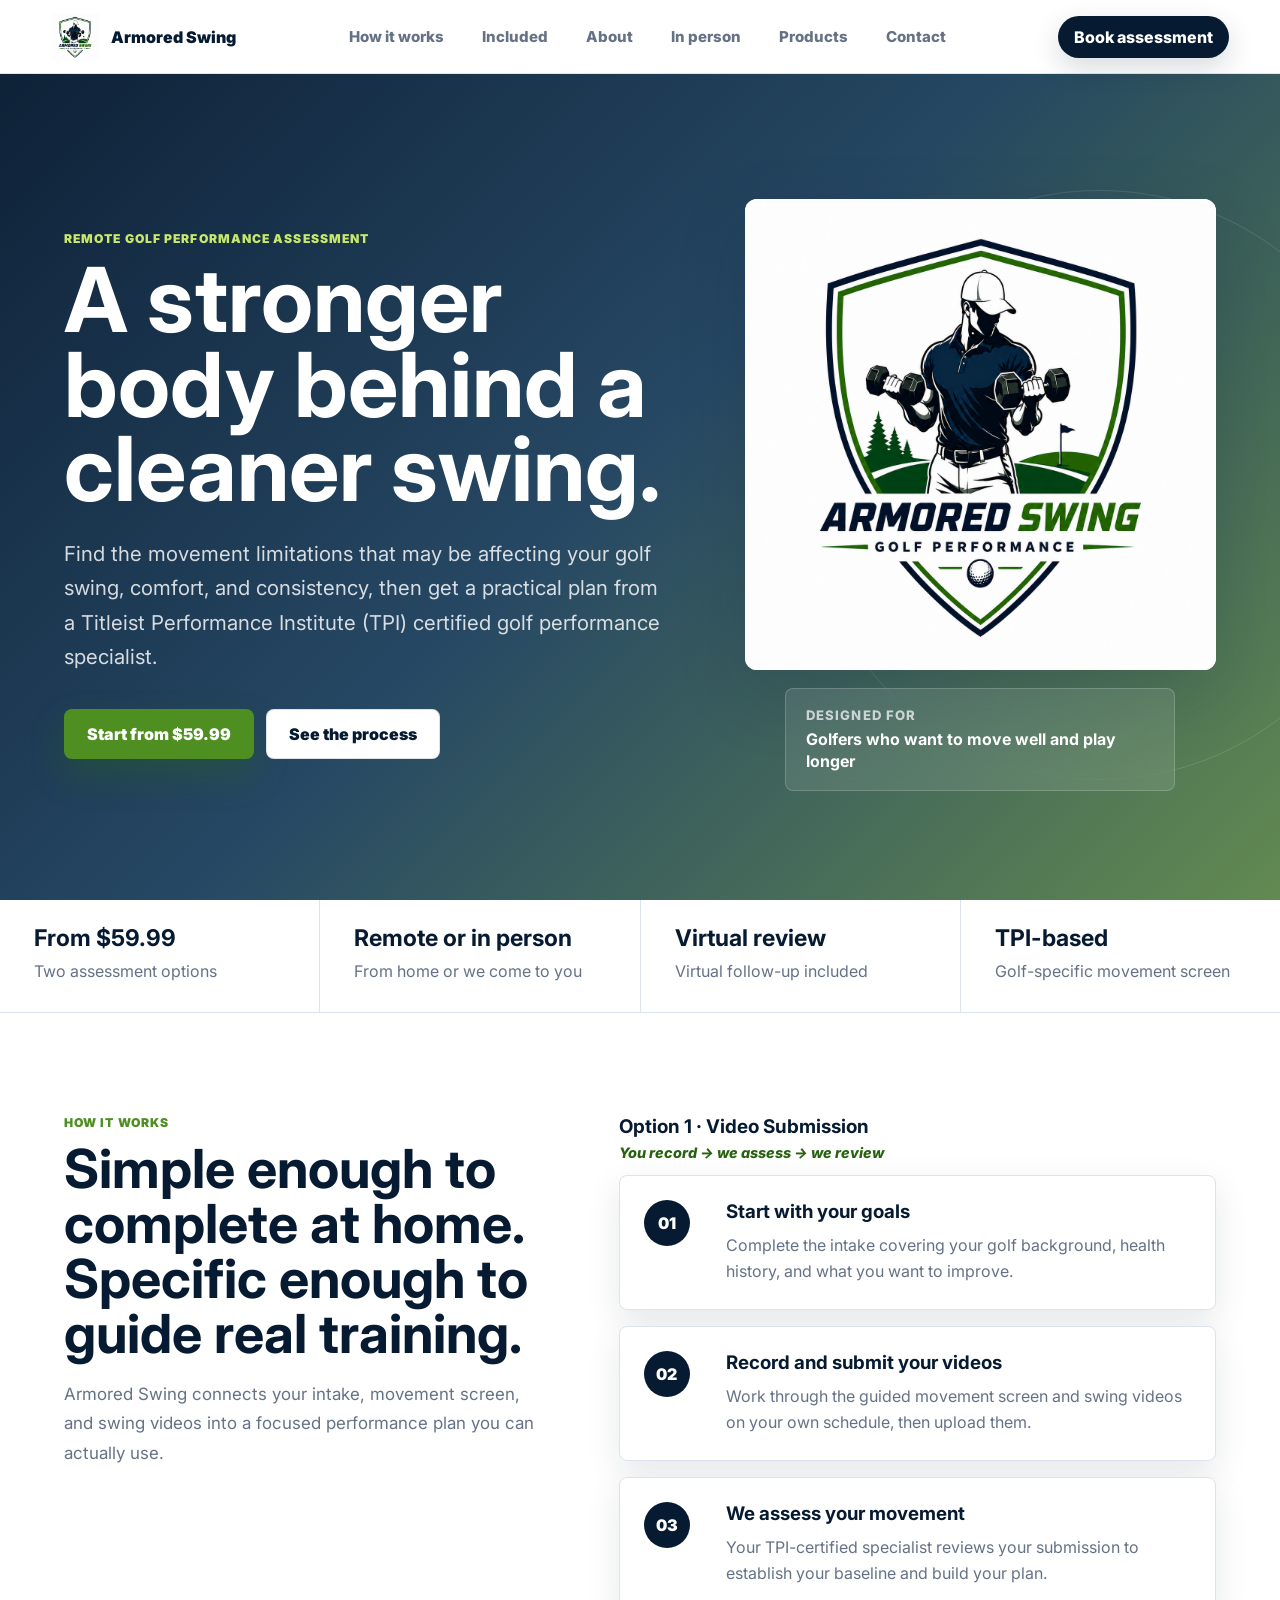
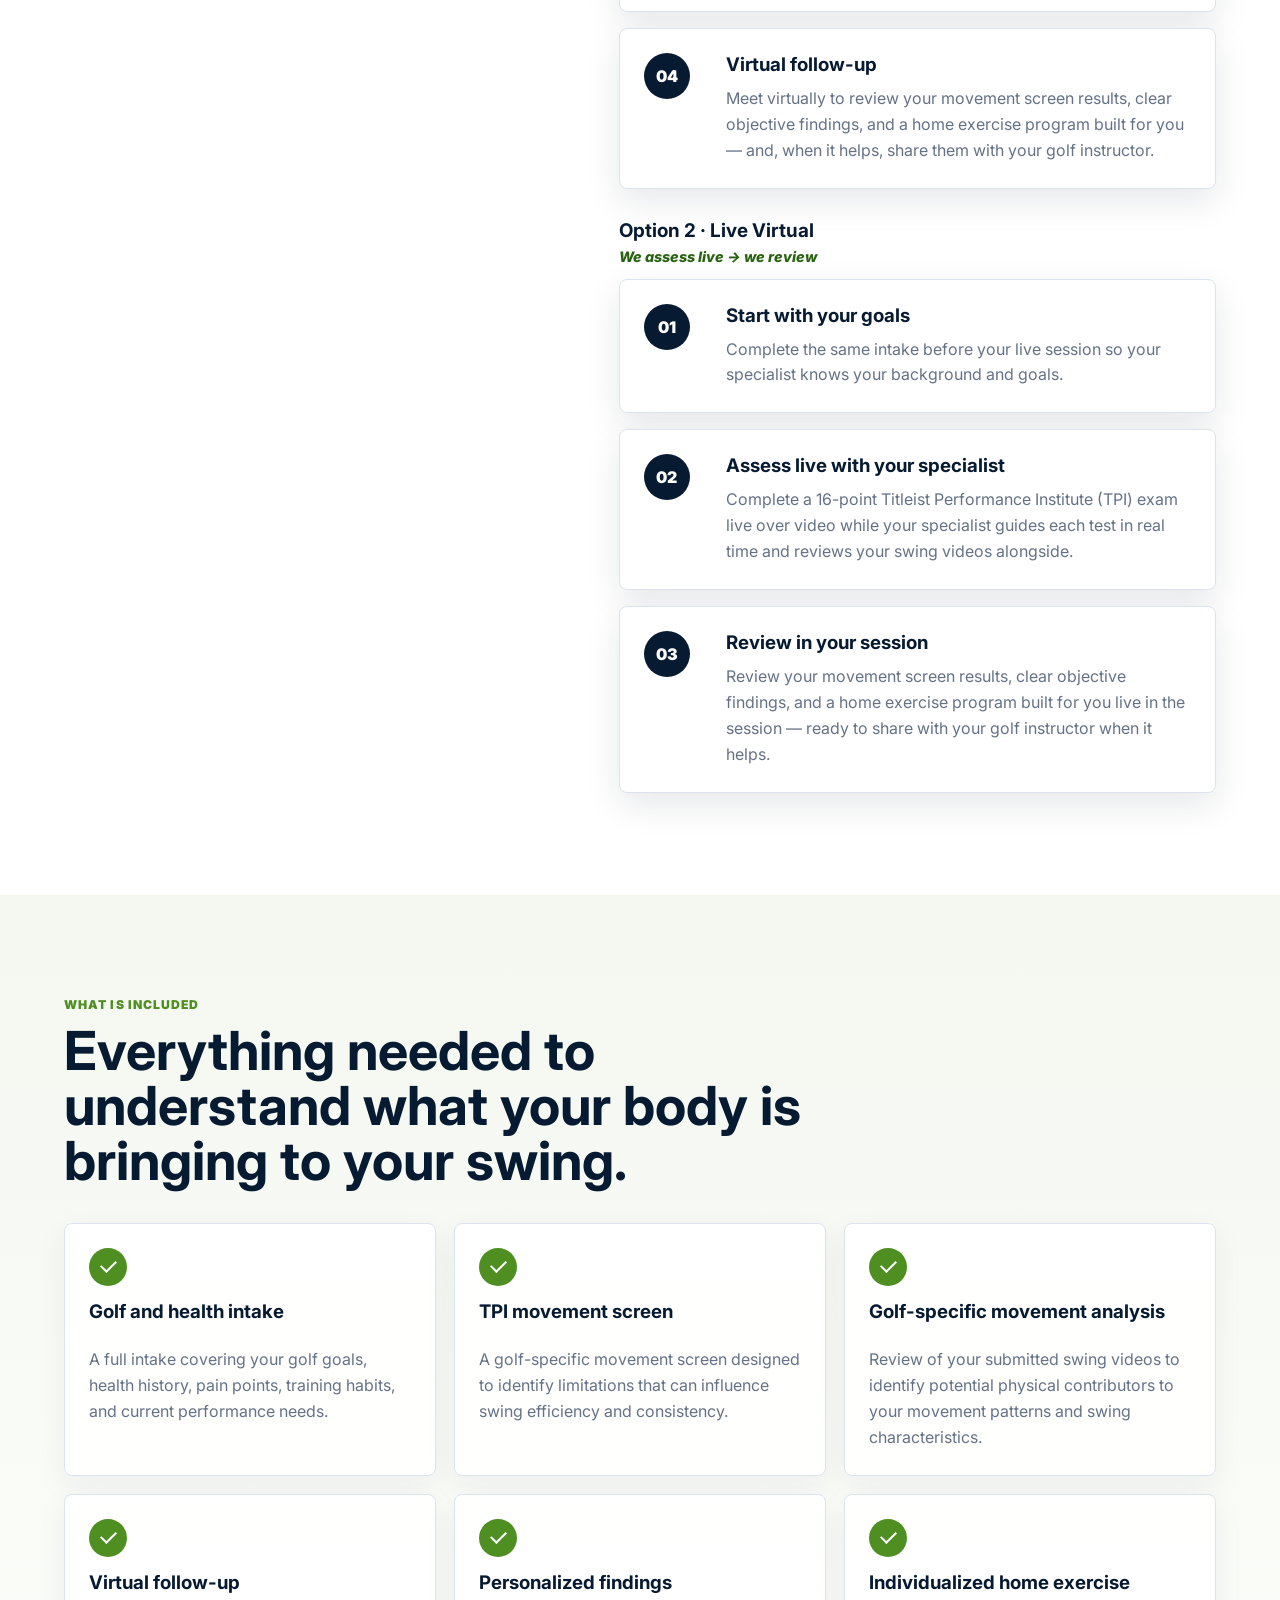
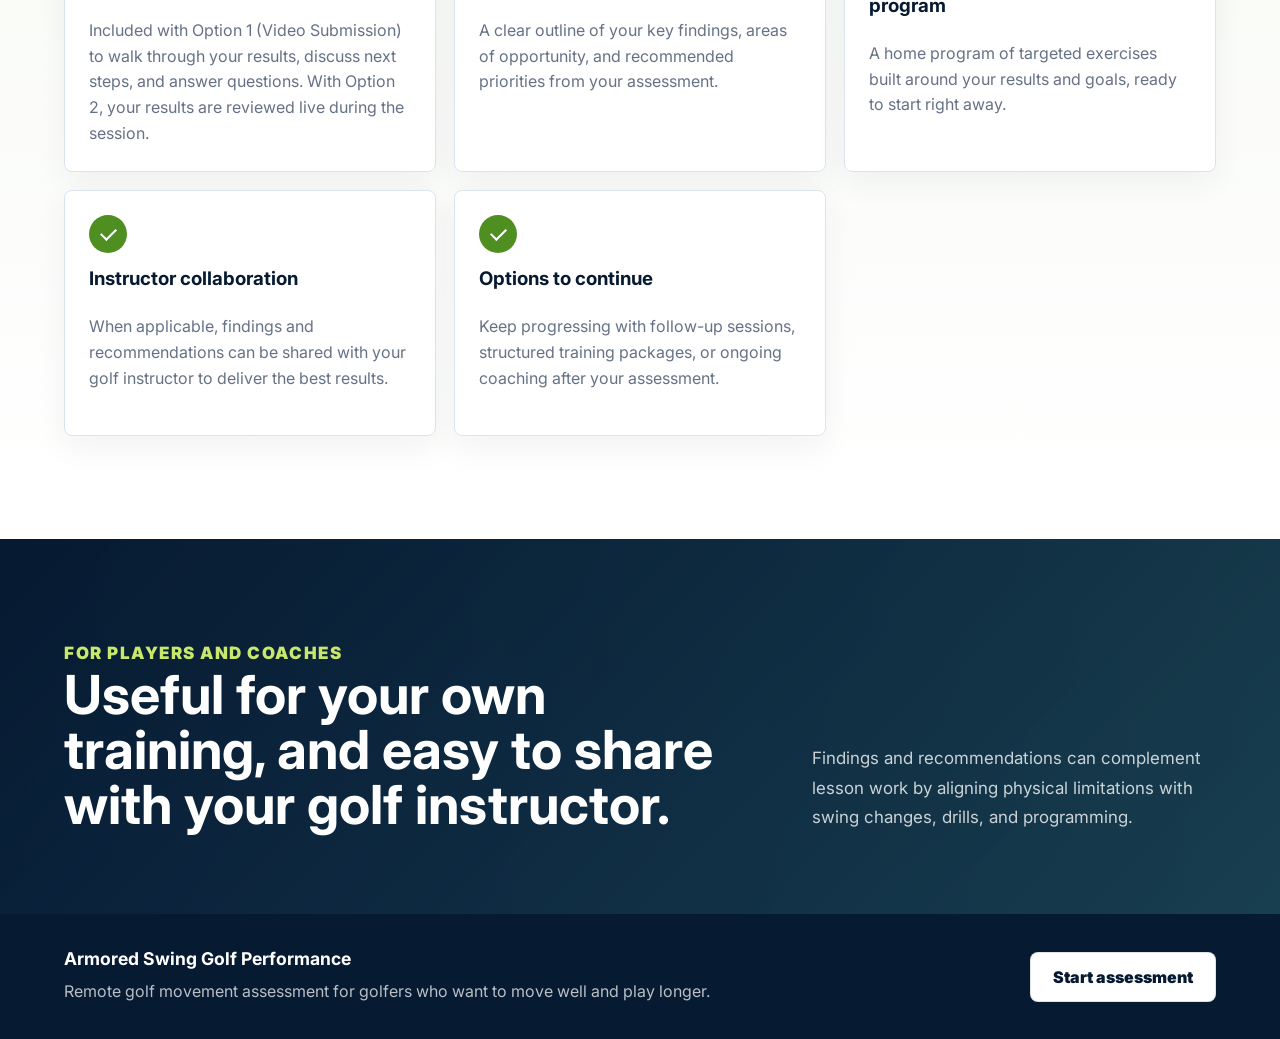
<file: index.html>
<!doctype html>
<html lang="en">
  <head>
    <meta charset="utf-8">
    <meta name="viewport" content="width=device-width, initial-scale=1">
    <meta name="description" content="Armored Swing Golf Performance remote assessment and movement analysis.">
    <title>Armored Swing Golf Performance</title>
    <link rel="preconnect" href="https://fonts.googleapis.com">
    <link rel="preconnect" href="https://fonts.gstatic.com" crossorigin>
    <link href="https://fonts.googleapis.com/css2?family=Inter:wght@400;500;600;700;800;900&display=swap" rel="stylesheet">
    <link rel="stylesheet" href="styles.css">
  </head>
  <body>
    <header class="site-header">
      <a class="brand" href="#top" aria-label="Armored Swing home">
        <img src="assets/armored-swing-logo.png" alt="Armored Swing Golf Performance logo">
        <span>Armored Swing</span>
      </a>
      <nav class="nav-links" aria-label="Primary navigation">
        <a href="#how-it-works">How it works</a>
        <a href="#included">Included</a>
        <a href="about.html">About</a>
        <a href="start.html#concierge">In person</a>
        <a href="products.html">Products</a>
        <a href="start.html#contact">Contact</a>
      </nav>
      <a class="nav-cta" href="start.html">Book assessment</a>
    </header>

    <main id="top">
      <section class="hero-section" aria-labelledby="hero-title">
        <div class="hero-copy">
          <p class="eyebrow">Remote golf performance assessment</p>
          <h1 id="hero-title">A stronger body behind a cleaner swing.</h1>
          <p class="lead">
            Find the movement limitations that may be affecting your golf swing, comfort, and consistency, then get a practical plan from a Titleist Performance Institute (TPI) certified golf performance specialist.
          </p>
          <div class="hero-actions" aria-label="Main actions">
            <a class="button primary" href="start.html">Start from $59.99</a>
            <a class="button secondary" href="#how-it-works">See the process</a>
          </div>
        </div>

        <div class="hero-visual" aria-label="Armored Swing Golf Performance">
          <img src="assets/armored-swing-logo.png" alt="Armored Swing Golf Performance logo">
          <div class="result-panel">
            <span>Designed for</span>
            <strong>Golfers who want to move well and play longer</strong>
          </div>
        </div>
      </section>

      <section class="proof-strip" aria-label="Assessment highlights">
        <div>
          <strong>From $59.99</strong>
          <span>Two assessment options</span>
        </div>
        <div>
          <strong>Remote or in person</strong>
          <span>From home or we come to you</span>
        </div>
        <div>
          <strong>Virtual review</strong>
          <span>Virtual follow-up included</span>
        </div>
        <div>
          <strong>TPI-based</strong>
          <span>Golf-specific movement screen</span>
        </div>
      </section>

      <section class="split-section" id="how-it-works" aria-labelledby="how-title">
        <div class="section-copy sticky-copy">
          <p class="eyebrow">How it works</p>
          <h2 id="how-title">Simple enough to complete at home. Specific enough to guide real training.</h2>
          <p>
            Armored Swing connects your intake, movement screen, and swing videos into a focused performance plan you can actually use.
          </p>
        </div>

        <div class="flow-stack">
          <div class="flow">
            <div class="flow-head">
              <h3>Option 1 &middot; Video Submission</h3>
              <p class="flow-tag">You record &rarr; we assess &rarr; we review</p>
            </div>
            <ol class="timeline">
              <li>
                <span>01</span>
                <div>
                  <h3>Start with your goals</h3>
                  <p>Complete the intake covering your golf background, health history, and what you want to improve.</p>
                </div>
              </li>
              <li>
                <span>02</span>
                <div>
                  <h3>Record and submit your videos</h3>
                  <p>Work through the guided movement screen and swing videos on your own schedule, then upload them.</p>
                </div>
              </li>
              <li>
                <span>03</span>
                <div>
                  <h3>We assess your movement</h3>
                  <p>Your TPI-certified specialist reviews your submission to establish your baseline and build your plan.</p>
                </div>
              </li>
              <li>
                <span>04</span>
                <div>
                  <h3>Virtual follow-up</h3>
                  <p>Meet virtually to review your movement screen results, clear objective findings, and a home exercise program built for you &mdash; and, when it helps, share them with your golf instructor.</p>
                </div>
              </li>
            </ol>
          </div>

          <div class="flow">
            <div class="flow-head">
              <h3>Option 2 &middot; Live Virtual</h3>
              <p class="flow-tag">We assess live &rarr; we review</p>
            </div>
            <ol class="timeline">
              <li>
                <span>01</span>
                <div>
                  <h3>Start with your goals</h3>
                  <p>Complete the same intake before your live session so your specialist knows your background and goals.</p>
                </div>
              </li>
              <li>
                <span>02</span>
                <div>
                  <h3>Assess live with your specialist</h3>
                  <p>Complete a 16-point Titleist Performance Institute (TPI) exam live over video while your specialist guides each test in real time and reviews your swing videos alongside.</p>
                </div>
              </li>
              <li>
                <span>03</span>
                <div>
                  <h3>Review in your session</h3>
                  <p>Review your movement screen results, clear objective findings, and a home exercise program built for you live in the session &mdash; ready to share with your golf instructor when it helps.</p>
                </div>
              </li>
            </ol>
          </div>
        </div>
      </section>

      <section class="content-section band" id="included" aria-labelledby="included-title">
        <div class="section-heading">
          <p class="eyebrow">What is included</p>
          <h2 id="included-title">Everything needed to understand what your body is bringing to your swing.</h2>
        </div>

        <div class="included-grid">
          <article>
            <span class="mini-icon" aria-hidden="true"></span>
            <h3>Golf and health intake</h3>
            <p>A full intake covering your golf goals, health history, pain points, training habits, and current performance needs.</p>
          </article>
          <article>
            <span class="mini-icon" aria-hidden="true"></span>
            <h3>TPI movement screen</h3>
            <p>A golf-specific movement screen designed to identify limitations that can influence swing efficiency and consistency.</p>
          </article>
          <article>
            <span class="mini-icon" aria-hidden="true"></span>
            <h3>Golf-specific movement analysis</h3>
            <p>Review of your submitted swing videos to identify potential physical contributors to your movement patterns and swing characteristics.</p>
          </article>
          <article>
            <span class="mini-icon" aria-hidden="true"></span>
            <h3>Virtual follow-up</h3>
            <p>Included with Option 1 (Video Submission) to walk through your results, discuss next steps, and answer questions. With Option 2, your results are reviewed live during the session.</p>
          </article>
          <article>
            <span class="mini-icon" aria-hidden="true"></span>
            <h3>Personalized findings</h3>
            <p>A clear outline of your key findings, areas of opportunity, and recommended priorities from your assessment.</p>
          </article>
          <article>
            <span class="mini-icon" aria-hidden="true"></span>
            <h3>Individualized home exercise program</h3>
            <p>A home program of targeted exercises built around your results and goals, ready to start right away.</p>
          </article>
          <article>
            <span class="mini-icon" aria-hidden="true"></span>
            <h3>Instructor collaboration</h3>
            <p>When applicable, findings and recommendations can be shared with your golf instructor to deliver the best results.</p>
          </article>
          <article>
            <span class="mini-icon" aria-hidden="true"></span>
            <h3>Options to continue</h3>
            <p>Keep progressing with follow-up sessions, structured training packages, or ongoing coaching after your assessment.</p>
          </article>
        </div>
      </section>

      <section class="cta-band" aria-labelledby="cta-title">
        <div>
          <p class="eyebrow">For players and coaches</p>
          <h2 id="cta-title">Useful for your own training, and easy to share with your golf instructor.</h2>
        </div>
        <p>
          Findings and recommendations can complement lesson work by aligning physical limitations with swing changes, drills, and programming.
        </p>
      </section>
    </main>

    <footer class="site-footer">
      <div>
        <strong>Armored Swing Golf Performance</strong>
        <p>Remote golf movement assessment for golfers who want to move well and play longer.</p>
      </div>
      <a class="button secondary" href="start.html">Start assessment</a>
    </footer>

    <script src="script.js"></script>
  </body>
</html>
</file>
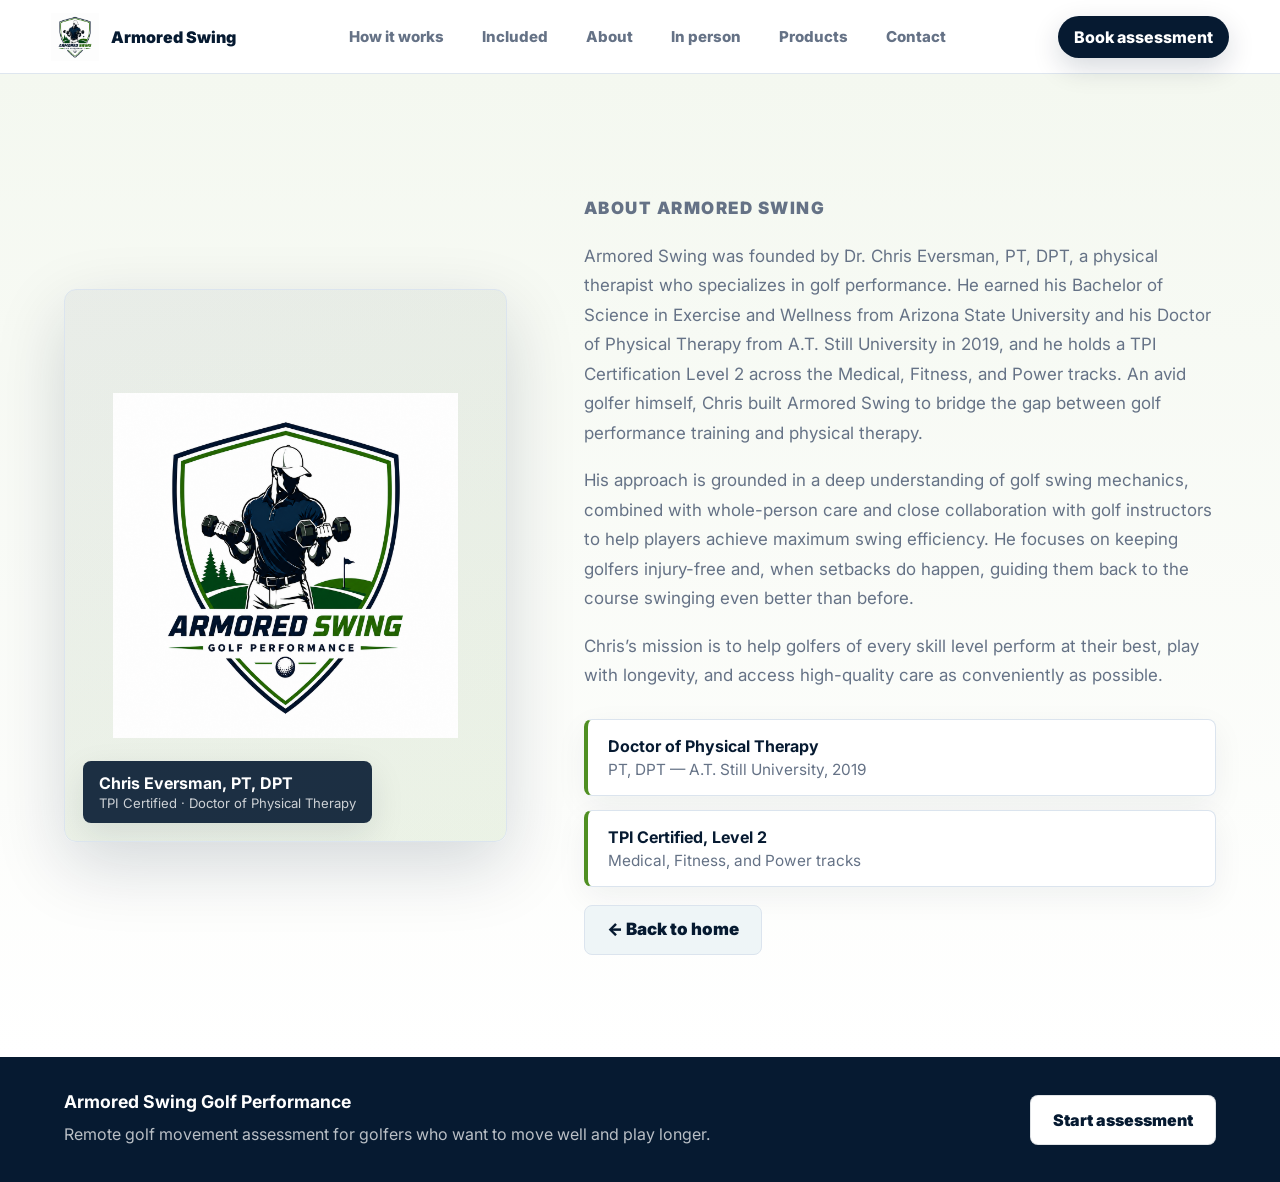
<file: about.html>
<!doctype html>
<html lang="en">
  <head>
    <meta charset="utf-8">
    <meta name="viewport" content="width=device-width, initial-scale=1">
    <meta name="description" content="About Armored Swing Golf Performance and Dr. Chris Eversman, PT, DPT.">
    <title>About | Armored Swing Golf Performance</title>
    <link rel="preconnect" href="https://fonts.googleapis.com">
    <link rel="preconnect" href="https://fonts.gstatic.com" crossorigin>
    <link href="https://fonts.googleapis.com/css2?family=Inter:wght@400;500;600;700;800;900&display=swap" rel="stylesheet">
    <link rel="stylesheet" href="styles.css">
  </head>
  <body>
    <header class="site-header">
      <a class="brand" href="index.html" aria-label="Armored Swing home">
        <img src="assets/armored-swing-logo.png" alt="Armored Swing Golf Performance logo">
        <span>Armored Swing</span>
      </a>
      <nav class="nav-links" aria-label="Primary navigation">
        <a href="index.html#how-it-works">How it works</a>
        <a href="index.html#included">Included</a>
        <a href="about.html" aria-current="page">About</a>
        <a href="start.html#concierge">In person</a>
        <a href="products.html">Products</a>
        <a href="start.html#contact">Contact</a>
      </nav>
      <a class="nav-cta" href="start.html">Book assessment</a>
    </header>

    <main id="top">
      <section class="about-section band" id="about" aria-label="About Armored Swing">
        <div class="about-portrait">
          <img src="assets/armored-swing-logo.png" alt="Armored Swing Golf Performance">
          <div class="about-credential">
            <strong>Chris Eversman, PT, DPT</strong>
            <span>TPI Certified &middot; Doctor of Physical Therapy</span>
          </div>
        </div>
        <div class="about-copy">
          <p class="eyebrow">About Armored Swing</p>
          <p>
            Armored Swing was founded by Dr. Chris Eversman, PT, DPT, a physical therapist who specializes in golf performance. He earned his Bachelor of Science in Exercise and Wellness from Arizona State University and his Doctor of Physical Therapy from A.T. Still University in 2019, and he holds a TPI Certification Level 2 across the Medical, Fitness, and Power tracks. An avid golfer himself, Chris built Armored Swing to bridge the gap between golf performance training and physical therapy.
          </p>
          <p>
            His approach is grounded in a deep understanding of golf swing mechanics, combined with whole-person care and close collaboration with golf instructors to help players achieve maximum swing efficiency. He focuses on keeping golfers injury-free and, when setbacks do happen, guiding them back to the course swinging even better than before.
          </p>
          <p>
            Chris&rsquo;s mission is to help golfers of every skill level perform at their best, play with longevity, and access high-quality care as conveniently as possible.
          </p>
          <ul class="about-points">
            <li>
              <strong>Doctor of Physical Therapy</strong>
              <span>PT, DPT &mdash; A.T. Still University, 2019</span>
            </li>
            <li>
              <strong>TPI Certified, Level 2</strong>
              <span>Medical, Fitness, and Power tracks</span>
            </li>
          </ul>
          <p class="products-back">
            <a class="button ghost" href="index.html">&larr; Back to home</a>
          </p>
        </div>
      </section>
    </main>

    <footer class="site-footer">
      <div>
        <strong>Armored Swing Golf Performance</strong>
        <p>Remote golf movement assessment for golfers who want to move well and play longer.</p>
      </div>
      <a class="button secondary" href="start.html">Start assessment</a>
    </footer>

    <script src="script.js"></script>
  </body>
</html>
</file>
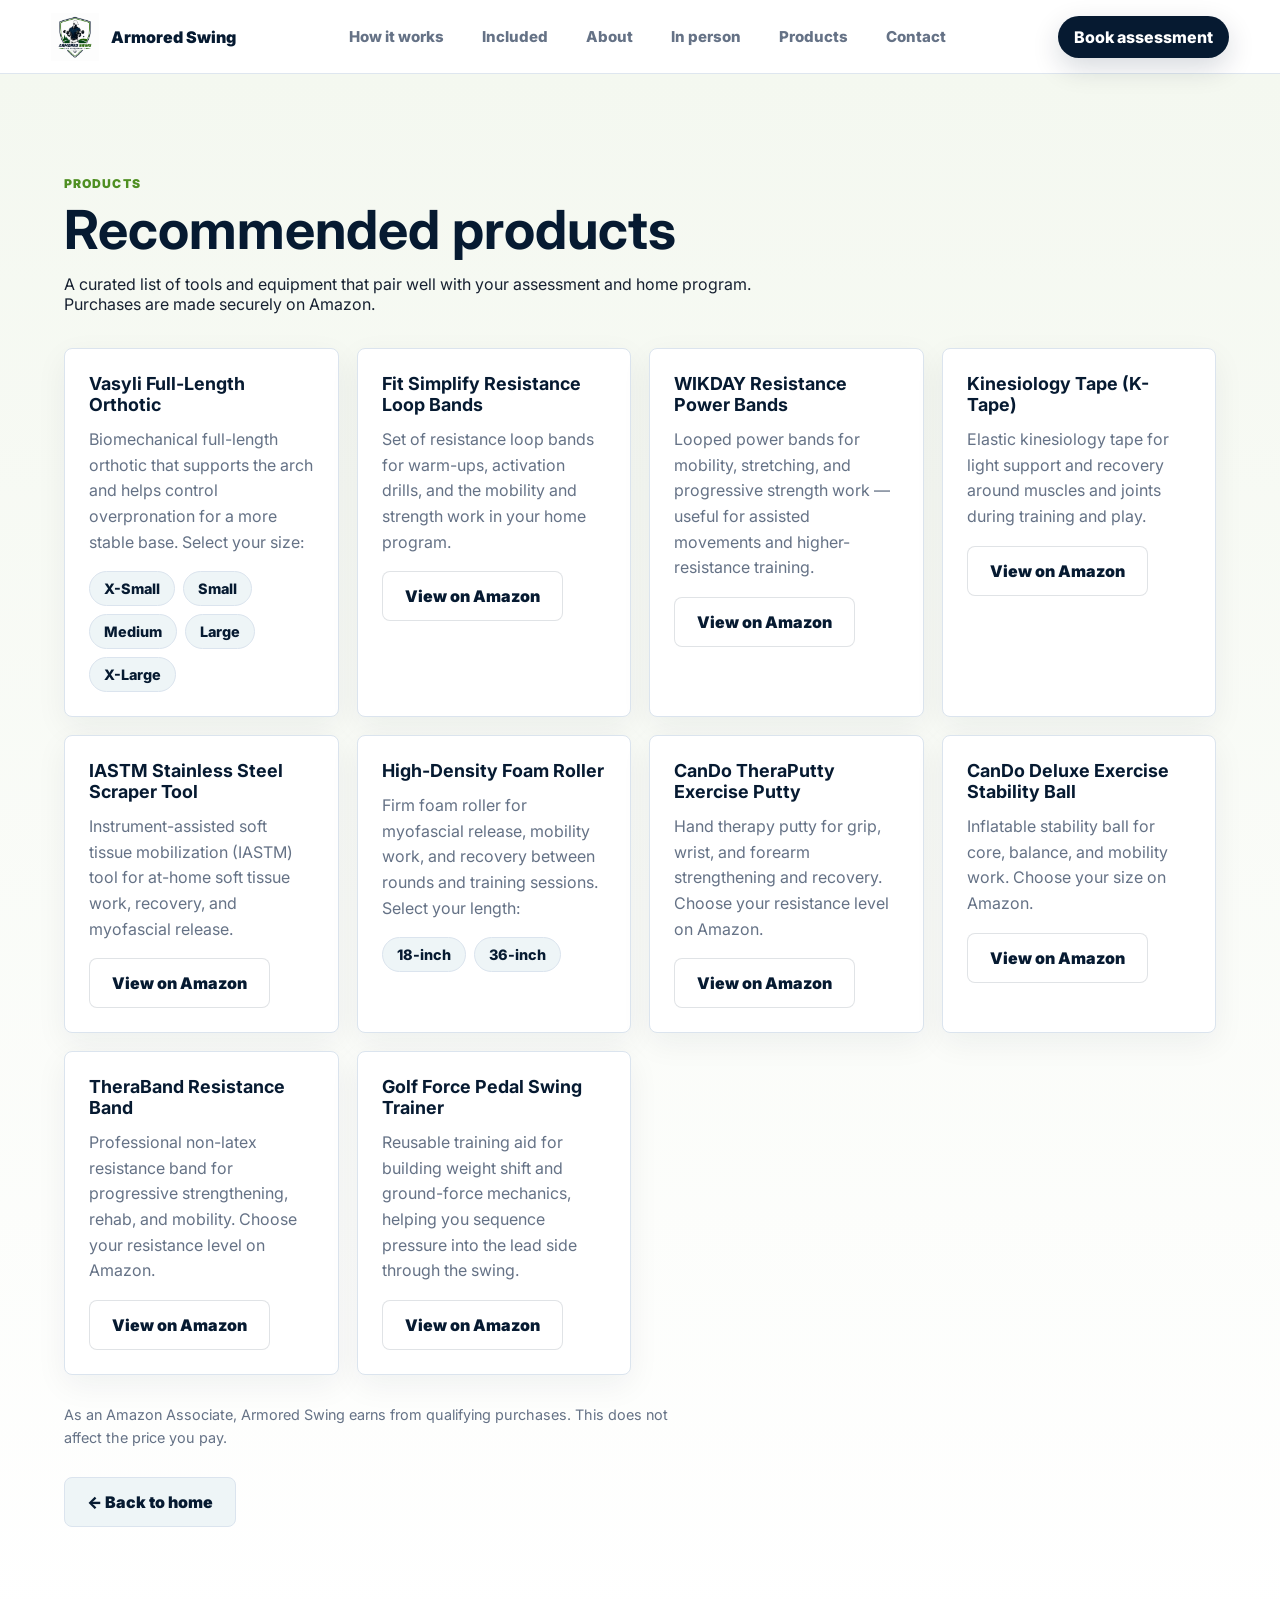
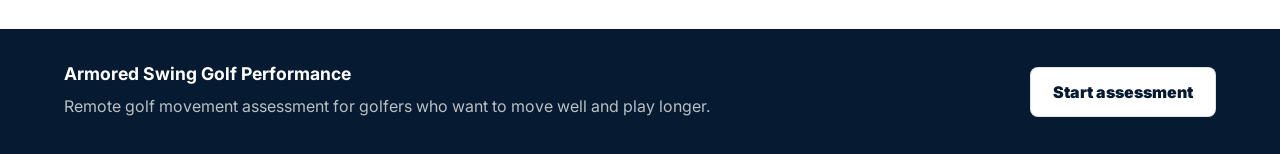
<file: products.html>
<!doctype html>
<html lang="en">
  <head>
    <meta charset="utf-8">
    <meta name="viewport" content="width=device-width, initial-scale=1">
    <meta name="description" content="Recommended training tools and equipment from Armored Swing Golf Performance.">
    <title>Recommended Products | Armored Swing Golf Performance</title>
    <link rel="preconnect" href="https://fonts.googleapis.com">
    <link rel="preconnect" href="https://fonts.gstatic.com" crossorigin>
    <link href="https://fonts.googleapis.com/css2?family=Inter:wght@400;500;600;700;800;900&display=swap" rel="stylesheet">
    <link rel="stylesheet" href="styles.css">
  </head>
  <body>
    <header class="site-header">
      <a class="brand" href="index.html" aria-label="Armored Swing home">
        <img src="assets/armored-swing-logo.png" alt="Armored Swing Golf Performance logo">
        <span>Armored Swing</span>
      </a>
      <nav class="nav-links" aria-label="Primary navigation">
        <a href="index.html#how-it-works">How it works</a>
        <a href="index.html#included">Included</a>
        <a href="about.html">About</a>
        <a href="start.html#concierge">In person</a>
        <a href="products.html" aria-current="page">Products</a>
        <a href="start.html#contact">Contact</a>
      </nav>
      <a class="nav-cta" href="start.html">Book assessment</a>
    </header>

    <main id="top">
      <section class="products-section band" id="products" aria-labelledby="products-title">
        <div class="section-heading">
          <p class="eyebrow">Products</p>
          <h2 id="products-title">Recommended products</h2>
          <p>
            A curated list of tools and equipment that pair well with your assessment and home program. Purchases are made securely on Amazon.
          </p>
        </div>

        <!-- To add a product: copy one <article> block, update the name, blurb,
             and the href (keep ?tag=armoredswing-20 on the end so sales are credited). -->
        <div class="products-grid">
          <article class="product-card">
            <h3>Vasyli Full-Length Orthotic</h3>
            <p>Biomechanical full-length orthotic that supports the arch and helps control overpronation for a more stable base. Select your size:</p>
            <div class="product-sizes">
              <a href="https://www.amazon.com/dp/B08L43RL4J?tag=armoredswing-20" target="_blank" rel="noopener sponsored">X-Small</a>
              <a href="https://www.amazon.com/dp/B08L449Y6L?tag=armoredswing-20" target="_blank" rel="noopener sponsored">Small</a>
              <a href="https://www.amazon.com/dp/B08L44YKHN?tag=armoredswing-20" target="_blank" rel="noopener sponsored">Medium</a>
              <a href="https://www.amazon.com/dp/B08L45PJ3N?tag=armoredswing-20" target="_blank" rel="noopener sponsored">Large</a>
              <a href="https://www.amazon.com/dp/B08L43F9LD?tag=armoredswing-20" target="_blank" rel="noopener sponsored">X-Large</a>
            </div>
          </article>
          <article class="product-card">
            <h3>Fit Simplify Resistance Loop Bands</h3>
            <p>Set of resistance loop bands for warm-ups, activation drills, and the mobility and strength work in your home program.</p>
            <a class="button secondary" href="https://www.amazon.com/dp/B01AVDVHTI?tag=armoredswing-20" target="_blank" rel="noopener sponsored">View on Amazon</a>
          </article>
          <article class="product-card">
            <h3>WIKDAY Resistance Power Bands</h3>
            <p>Looped power bands for mobility, stretching, and progressive strength work &mdash; useful for assisted movements and higher-resistance training.</p>
            <a class="button secondary" href="https://www.amazon.com/dp/B08C7K77PS?tag=armoredswing-20" target="_blank" rel="noopener sponsored">View on Amazon</a>
          </article>
          <article class="product-card">
            <h3>Kinesiology Tape (K-Tape)</h3>
            <p>Elastic kinesiology tape for light support and recovery around muscles and joints during training and play.</p>
            <a class="button secondary" href="https://www.amazon.com/dp/B082VLDCJW?tag=armoredswing-20" target="_blank" rel="noopener sponsored">View on Amazon</a>
          </article>
          <article class="product-card">
            <h3>IASTM Stainless Steel Scraper Tool</h3>
            <p>Instrument-assisted soft tissue mobilization (IASTM) tool for at-home soft tissue work, recovery, and myofascial release.</p>
            <a class="button secondary" href="https://www.amazon.com/dp/B0H5KL87S5?tag=armoredswing-20" target="_blank" rel="noopener sponsored">View on Amazon</a>
          </article>
          <article class="product-card">
            <h3>High-Density Foam Roller</h3>
            <p>Firm foam roller for myofascial release, mobility work, and recovery between rounds and training sessions. Select your length:</p>
            <div class="product-sizes">
              <a href="https://www.amazon.com/dp/B00XM2MXK8?tag=armoredswing-20" target="_blank" rel="noopener sponsored">18-inch</a>
              <a href="https://www.amazon.com/dp/B00DL7BH2O?tag=armoredswing-20" target="_blank" rel="noopener sponsored">36-inch</a>
            </div>
          </article>
          <article class="product-card">
            <h3>CanDo TheraPutty Exercise Putty</h3>
            <p>Hand therapy putty for grip, wrist, and forearm strengthening and recovery. Choose your resistance level on Amazon.</p>
            <a class="button secondary" href="https://www.amazon.com/dp/B001RQ5JPM?tag=armoredswing-20" target="_blank" rel="noopener sponsored">View on Amazon</a>
          </article>
          <article class="product-card">
            <h3>CanDo Deluxe Exercise Stability Ball</h3>
            <p>Inflatable stability ball for core, balance, and mobility work. Choose your size on Amazon.</p>
            <a class="button secondary" href="https://www.amazon.com/dp/B002WKBYCO?tag=armoredswing-20" target="_blank" rel="noopener sponsored">View on Amazon</a>
          </article>
          <article class="product-card">
            <h3>TheraBand Resistance Band</h3>
            <p>Professional non-latex resistance band for progressive strengthening, rehab, and mobility. Choose your resistance level on Amazon.</p>
            <a class="button secondary" href="https://www.amazon.com/dp/B003YR7G8K?tag=armoredswing-20" target="_blank" rel="noopener sponsored">View on Amazon</a>
          </article>
          <article class="product-card">
            <h3>Golf Force Pedal Swing Trainer</h3>
            <p>Reusable training aid for building weight shift and ground-force mechanics, helping you sequence pressure into the lead side through the swing.</p>
            <a class="button secondary" href="https://www.amazon.com/dp/B0GPVFHW9Y?tag=armoredswing-20" target="_blank" rel="noopener sponsored">View on Amazon</a>
          </article>
        </div>

        <p class="products-disclosure">
          As an Amazon Associate, Armored Swing earns from qualifying purchases. This does not affect the price you pay.
        </p>

        <p class="products-back">
          <a class="button ghost" href="index.html">&larr; Back to home</a>
        </p>
      </section>
    </main>

    <footer class="site-footer">
      <div>
        <strong>Armored Swing Golf Performance</strong>
        <p>Remote golf movement assessment for golfers who want to move well and play longer.</p>
      </div>
      <a class="button secondary" href="start.html">Start assessment</a>
    </footer>

    <script src="script.js"></script>
  </body>
</html>
</file>
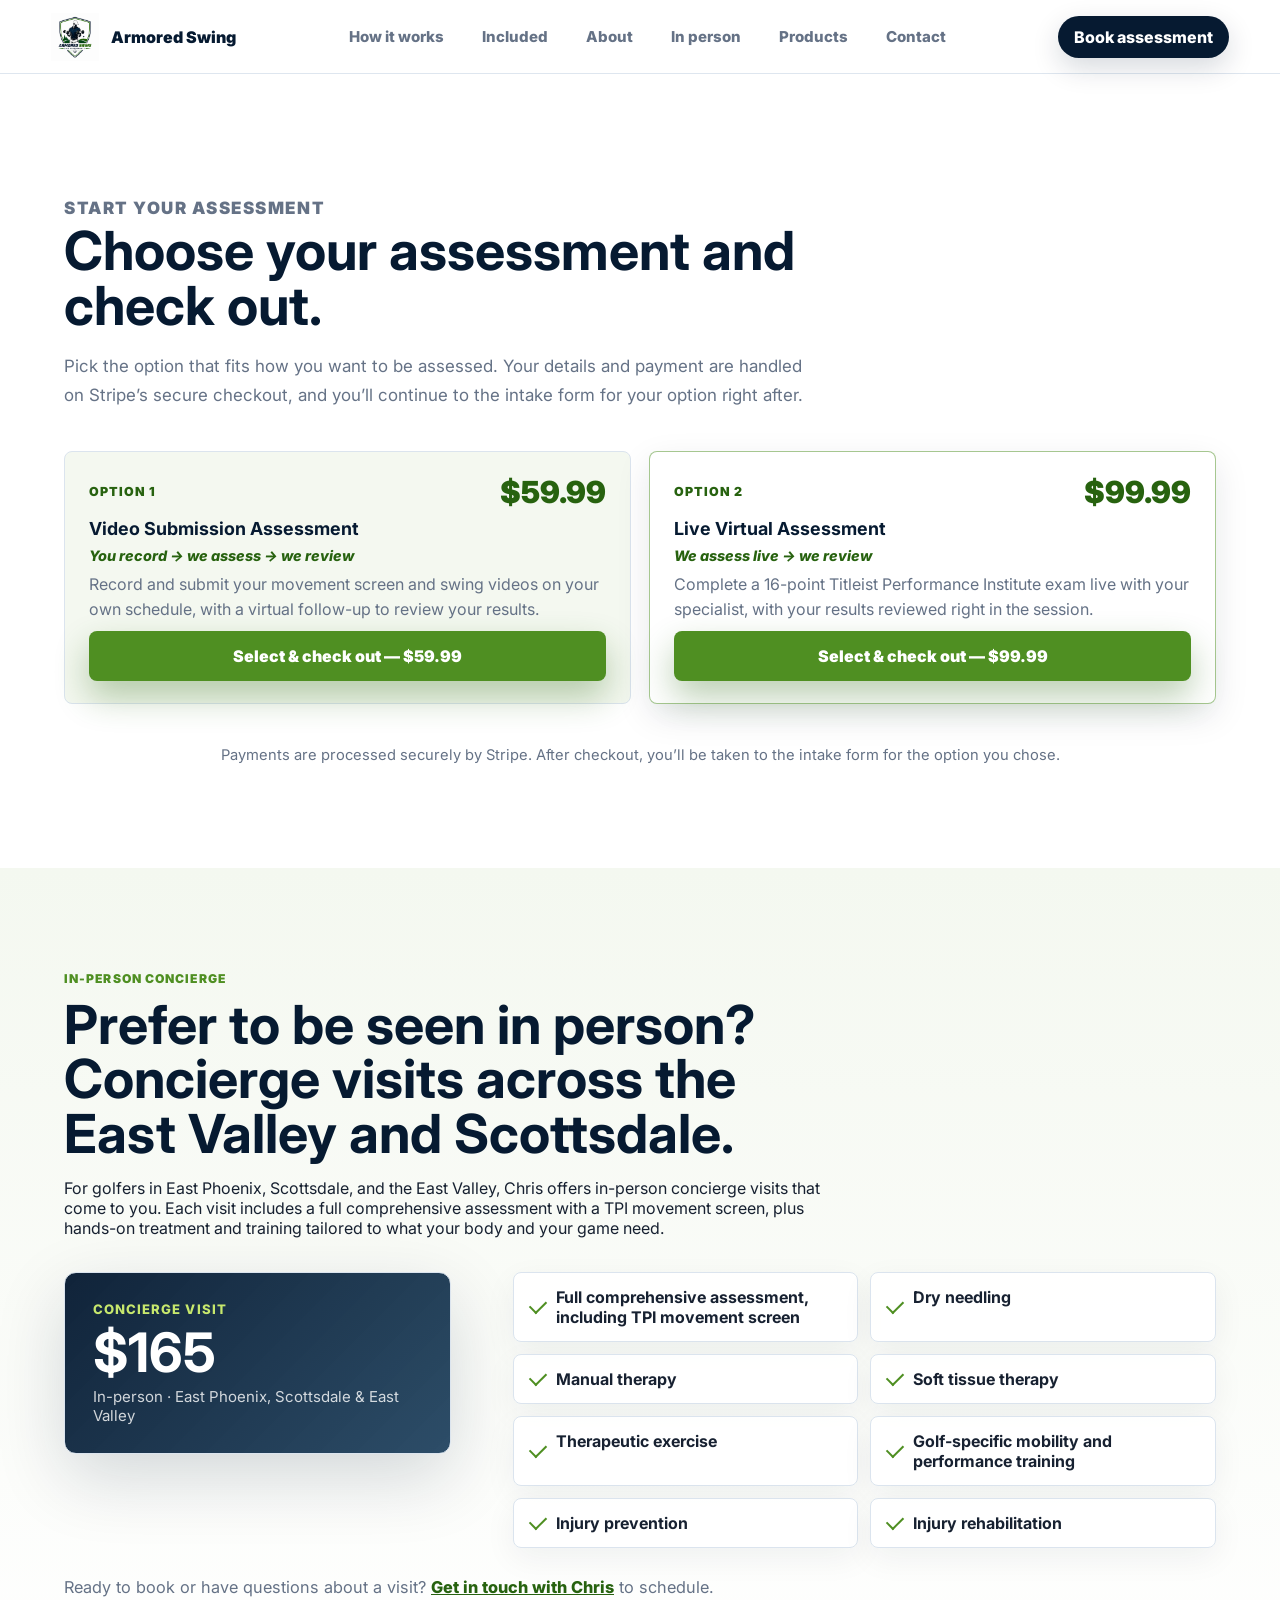
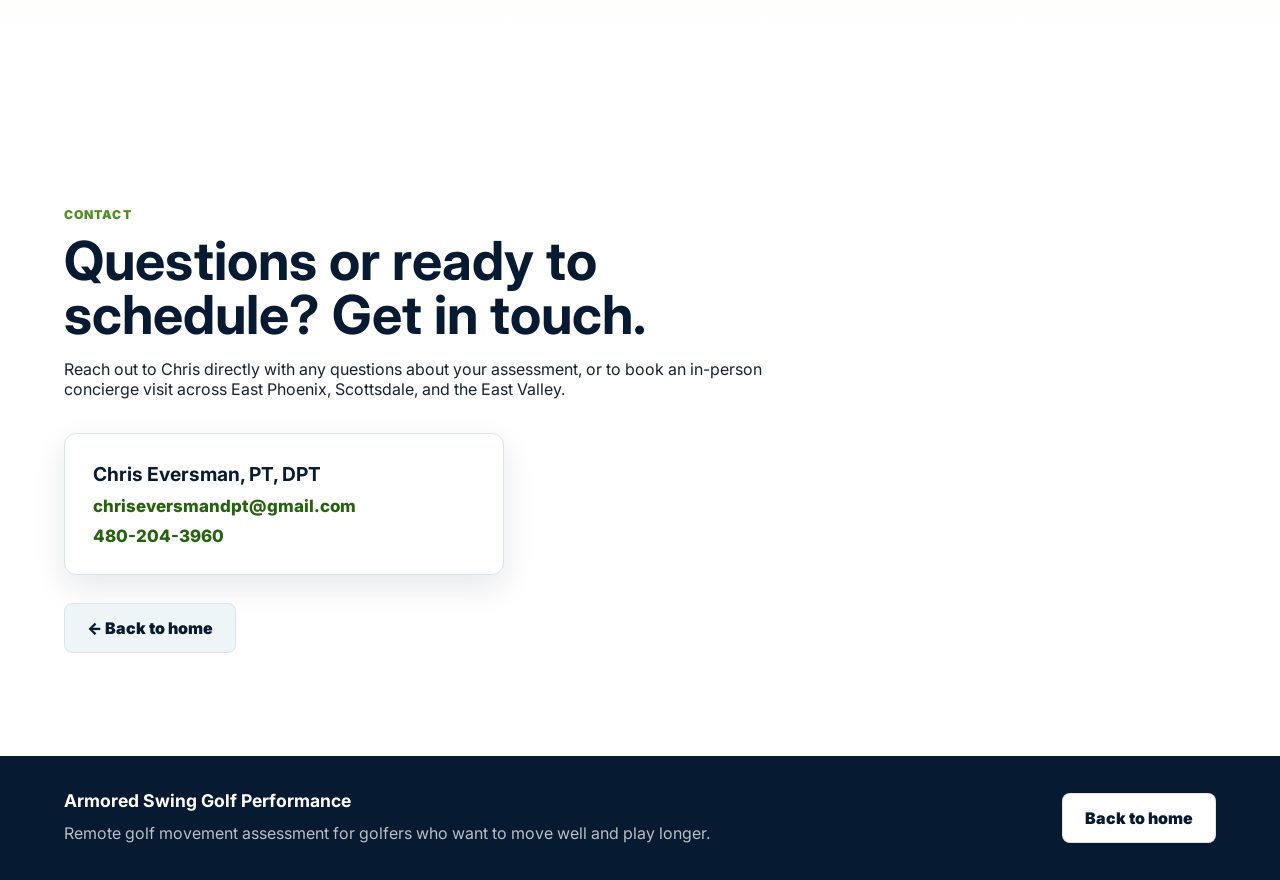
<file: start.html>
<!doctype html>
<html lang="en">
  <head>
    <meta charset="utf-8">
    <meta name="viewport" content="width=device-width, initial-scale=1">
    <meta name="description" content="Choose your Armored Swing golf performance assessment and check out securely.">
    <title>Start Your Assessment | Armored Swing Golf Performance</title>
    <link rel="preconnect" href="https://fonts.googleapis.com">
    <link rel="preconnect" href="https://fonts.gstatic.com" crossorigin>
    <link href="https://fonts.googleapis.com/css2?family=Inter:wght@400;500;600;700;800;900&display=swap" rel="stylesheet">
    <link rel="stylesheet" href="styles.css">
  </head>
  <body>
    <header class="site-header">
      <a class="brand" href="index.html" aria-label="Armored Swing home">
        <img src="assets/armored-swing-logo.png" alt="Armored Swing Golf Performance logo">
        <span>Armored Swing</span>
      </a>
      <nav class="nav-links" aria-label="Primary navigation">
        <a href="index.html#how-it-works">How it works</a>
        <a href="index.html#included">Included</a>
        <a href="about.html">About</a>
        <a href="#concierge">In person</a>
        <a href="products.html">Products</a>
        <a href="#contact">Contact</a>
      </nav>
      <a class="nav-cta" href="start.html">Book assessment</a>
    </header>

    <main id="top">
      <section class="start-section" id="start" aria-labelledby="checkout-title">
        <div class="start-copy">
          <p class="eyebrow">Start your assessment</p>
          <h2 id="checkout-title">Choose your assessment and check out.</h2>
          <p>
            Pick the option that fits how you want to be assessed. Your details and payment are handled on Stripe&rsquo;s secure checkout, and you&rsquo;ll continue to the intake form for your option right after.
          </p>
        </div>

        <div class="checkout-options" aria-label="Assessment options">
          <div class="plan-card">
            <div class="plan-label">
              <span>Option 1</span>
              <strong class="plan-price">$59.99</strong>
            </div>
            <h3>Video Submission Assessment</h3>
            <p class="plan-flow">You record &rarr; we assess &rarr; we review</p>
            <p>Record and submit your movement screen and swing videos on your own schedule, with a virtual follow-up to review your results.</p>
            <!-- Stripe Payment Link for Option 1 ($59.99).
                 After-payment redirect is set in Stripe to:
                 https://form.jotform.com/261661360263150 (Video Upload Intake and Assessment) -->
            <a class="button primary full" href="https://buy.stripe.com/7sYeVc9u45CNenE0qQ28800" target="_blank" rel="noopener">Select &amp; check out &mdash; $59.99</a>
          </div>
          <div class="plan-card featured">
            <div class="plan-label">
              <span>Option 2</span>
              <strong class="plan-price">$99.99</strong>
            </div>
            <h3>Live Virtual Assessment</h3>
            <p class="plan-flow">We assess live &rarr; we review</p>
            <p>Complete a 16-point Titleist Performance Institute exam live with your specialist, with your results reviewed right in the session.</p>
            <!-- Stripe Payment Link for Option 2 ($99.99).
                 After-payment redirect is set in Stripe to:
                 https://form.jotform.com/262156289540057 (Live Virtual Assessment Intake) -->
            <a class="button primary full" href="https://buy.stripe.com/bJe6oG7lWfdn3J01uU28801" target="_blank" rel="noopener">Select &amp; check out &mdash; $99.99</a>
          </div>
        </div>

        <p class="secure-note">Payments are processed securely by Stripe. After checkout, you&rsquo;ll be taken to the intake form for the option you chose.</p>
      </section>

      <section class="concierge-section band" id="concierge" aria-labelledby="concierge-title">
        <div class="section-heading">
          <p class="eyebrow">In-person concierge</p>
          <h2 id="concierge-title">Prefer to be seen in person? Concierge visits across the East Valley and Scottsdale.</h2>
          <p>
            For golfers in East Phoenix, Scottsdale, and the East Valley, Chris offers in-person concierge visits that come to you. Each visit includes a full comprehensive assessment with a TPI movement screen, plus hands-on treatment and training tailored to what your body and your game need.
          </p>
        </div>

        <div class="concierge-layout">
          <div class="concierge-price-card">
            <span>Concierge visit</span>
            <strong>$165</strong>
            <small>In-person &middot; East Phoenix, Scottsdale &amp; East Valley</small>
          </div>

          <ul class="concierge-services">
            <li>Full comprehensive assessment, including TPI movement screen</li>
            <li>Dry needling</li>
            <li>Manual therapy</li>
            <li>Soft tissue therapy</li>
            <li>Therapeutic exercise</li>
            <li>Golf-specific mobility and performance training</li>
            <li>Injury prevention</li>
            <li>Injury rehabilitation</li>
          </ul>
        </div>

        <p class="concierge-schedule">
          Ready to book or have questions about a visit?
          <a href="#contact">Get in touch with Chris</a> to schedule.
        </p>
      </section>

      <section class="contact-section" id="contact" aria-labelledby="contact-title">
        <div class="section-heading">
          <p class="eyebrow">Contact</p>
          <h2 id="contact-title">Questions or ready to schedule? Get in touch.</h2>
          <p>
            Reach out to Chris directly with any questions about your assessment, or to book an in-person concierge visit across East Phoenix, Scottsdale, and the East Valley.
          </p>
        </div>

        <div class="contact-card">
          <strong class="contact-name">Chris Eversman, PT, DPT</strong>
          <a class="contact-line" href="mailto:chriseversmandpt@gmail.com">chriseversmandpt@gmail.com</a>
          <a class="contact-line" href="tel:+14802043960">480-204-3960</a>
        </div>

        <p class="products-back">
          <a class="button ghost" href="index.html">&larr; Back to home</a>
        </p>
      </section>
    </main>

    <footer class="site-footer">
      <div>
        <strong>Armored Swing Golf Performance</strong>
        <p>Remote golf movement assessment for golfers who want to move well and play longer.</p>
      </div>
      <a class="button secondary" href="index.html">Back to home</a>
    </footer>

    <script src="script.js"></script>
  </body>
</html>
</file>
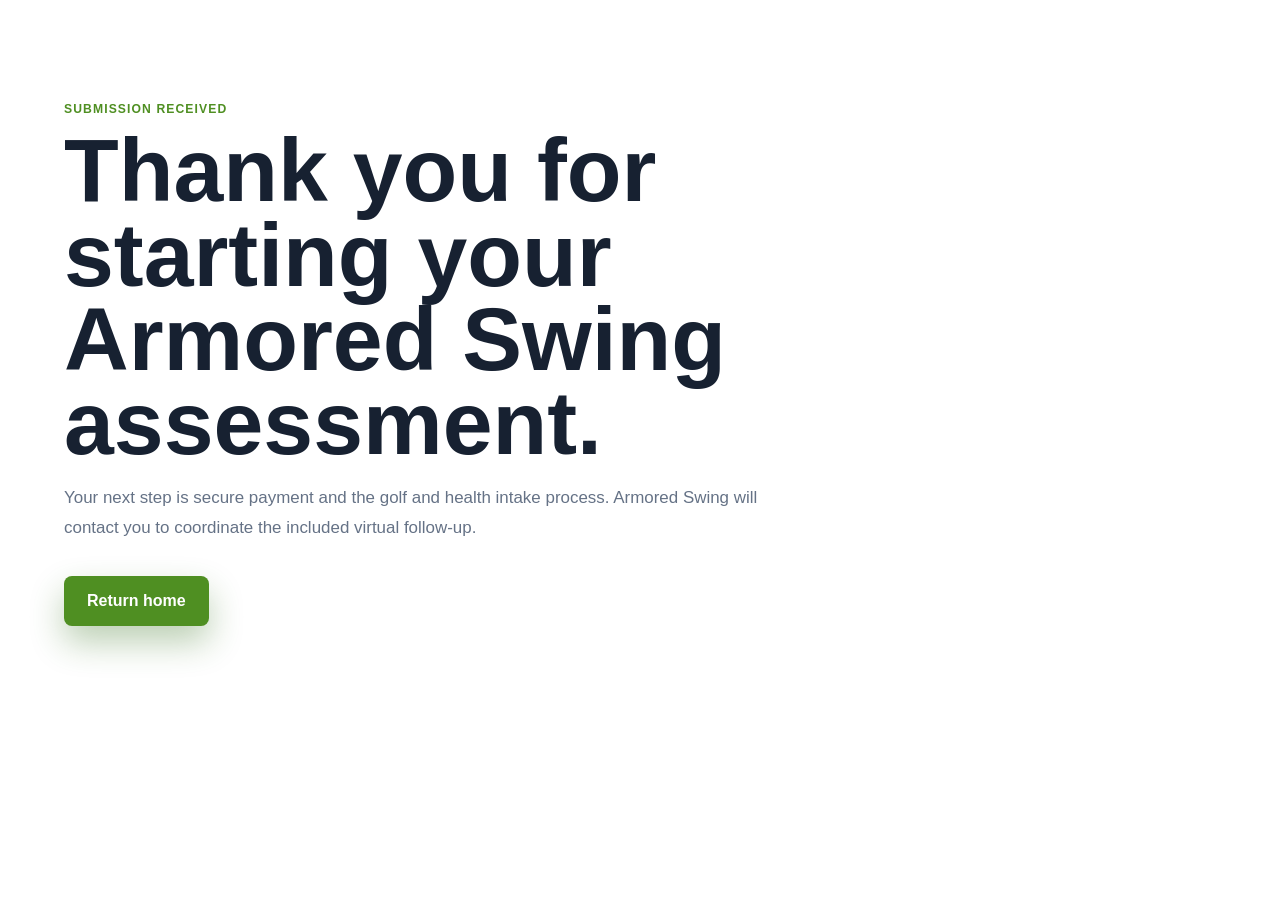
<file: thank-you.html>
<!doctype html>
<html lang="en">
  <head>
    <meta charset="utf-8">
    <meta name="viewport" content="width=device-width, initial-scale=1">
    <title>Thank You | Armored Swing</title>
    <link rel="stylesheet" href="styles.css">
  </head>
  <body>
    <main class="content-section">
      <div class="section-copy">
        <p class="eyebrow">Submission received</p>
        <h1>Thank you for starting your Armored Swing assessment.</h1>
        <p class="lead">
          Your next step is secure payment and the golf and health intake process. Armored Swing will contact you to coordinate the included virtual follow-up.
        </p>
        <div class="hero-actions">
          <a class="button primary" href="index.html">Return home</a>
        </div>
      </div>
    </main>
  </body>
</html>
</file>
<file: styles.css>
:root {
  --green: #4f8f22;
  --green-dark: #27620f;
  --lime: #c7e86d;
  --navy: #061a31;
  --blue: #163a58;
  --ink: #172131;
  --muted: #657286;
  --line: #dbe4ee;
  --soft: #f4f8f0;
  --mist: #eef5f7;
  --white: #ffffff;
  --gold: #b88b2d;
  --danger: #a62b23;
  --shadow: 0 24px 70px rgba(6, 26, 49, 0.16);
  --small-shadow: 0 12px 34px rgba(6, 26, 49, 0.1);
}

* {
  box-sizing: border-box;
}

html {
  scroll-behavior: smooth;
}

body {
  margin: 0;
  font-family: Inter, Arial, sans-serif;
  color: var(--ink);
  background: var(--white);
}

img {
  display: block;
  max-width: 100%;
  height: auto;
}

a {
  color: inherit;
}

h1,
h2,
h3,
p {
  overflow-wrap: anywhere;
}

.site-header {
  position: sticky;
  top: 0;
  z-index: 30;
  display: grid;
  grid-template-columns: auto 1fr auto;
  align-items: center;
  gap: 24px;
  min-height: 74px;
  padding: 12px clamp(18px, 4vw, 58px);
  background: rgba(255, 255, 255, 0.91);
  border-bottom: 1px solid rgba(219, 228, 238, 0.9);
  backdrop-filter: blur(18px);
}

.brand {
  display: inline-flex;
  align-items: center;
  gap: 12px;
  color: var(--navy);
  font-weight: 900;
  text-decoration: none;
}

.brand img {
  width: 48px;
  height: 48px;
  object-fit: contain;
}

.nav-links {
  display: flex;
  justify-content: center;
  gap: clamp(18px, 3vw, 38px);
  color: var(--muted);
  font-size: 0.94rem;
  font-weight: 800;
}

.nav-links a,
.nav-cta {
  text-decoration: none;
  white-space: nowrap;
}

.nav-links a:hover,
.nav-links a:focus-visible {
  color: var(--green-dark);
}

.nav-cta {
  display: inline-flex;
  align-items: center;
  justify-content: center;
  min-height: 42px;
  padding: 0 16px;
  border-radius: 999px;
  color: var(--white);
  background: var(--navy);
  font-weight: 800;
  box-shadow: 0 10px 28px rgba(6, 26, 49, 0.16);
}

.hero-section {
  position: relative;
  display: grid;
  grid-template-columns: minmax(0, 1.05fr) minmax(300px, 0.82fr);
  gap: clamp(34px, 6vw, 84px);
  align-items: center;
  min-height: calc(100vh - 74px);
  padding: clamp(44px, 7vw, 88px) clamp(18px, 5vw, 72px) clamp(42px, 6vw, 72px);
  overflow: hidden;
  background:
    linear-gradient(135deg, rgba(6, 26, 49, 0.97) 0%, rgba(22, 58, 88, 0.93) 48%, rgba(54, 105, 31, 0.78) 100%),
    radial-gradient(circle at 84% 12%, rgba(199, 232, 109, 0.28), transparent 36%);
  color: var(--white);
}

.hero-section::before {
  content: "";
  position: absolute;
  inset: 14% -9% auto auto;
  width: min(46vw, 620px);
  aspect-ratio: 1;
  border: 1px solid rgba(255, 255, 255, 0.12);
  border-radius: 50%;
}

.hero-copy,
.hero-visual {
  position: relative;
  z-index: 1;
}

.eyebrow {
  margin: 0 0 12px;
  color: var(--green);
  font-size: 0.76rem;
  font-weight: 900;
  letter-spacing: 0.09em;
  text-transform: uppercase;
}

.hero-copy .eyebrow,
.cta-band .eyebrow {
  color: var(--lime);
}

h1 {
  max-width: 780px;
  margin: 0;
  font-size: clamp(3.1rem, 7vw, 6.8rem);
  line-height: 0.94;
  letter-spacing: 0;
}

.lead {
  max-width: 700px;
  margin: 26px 0 0;
  color: rgba(255, 255, 255, 0.82);
  font-size: clamp(1.05rem, 1.7vw, 1.28rem);
  line-height: 1.68;
}

.content-section .lead {
  color: var(--muted);
}

.hero-actions {
  display: flex;
  flex-wrap: wrap;
  gap: 12px;
  margin-top: 34px;
}

.button {
  display: inline-flex;
  align-items: center;
  justify-content: center;
  min-height: 50px;
  padding: 0 22px;
  border: 1px solid transparent;
  border-radius: 8px;
  font: inherit;
  font-weight: 900;
  text-align: center;
  text-decoration: none;
  cursor: pointer;
  transition: transform 160ms ease, background-color 160ms ease, border-color 160ms ease, box-shadow 160ms ease;
}

.button:hover {
  transform: translateY(-1px);
}

.button:focus-visible,
.nav-cta:focus-visible,
input:focus-visible,
.terms-box:focus-visible {
  outline: 3px solid rgba(184, 139, 45, 0.46);
  outline-offset: 3px;
}

.button.primary {
  color: var(--white);
  background: var(--green);
  box-shadow: 0 16px 34px rgba(43, 107, 18, 0.32);
}

.button.primary:hover {
  background: var(--green-dark);
}

.button.secondary {
  color: var(--navy);
  background: var(--white);
  border-color: rgba(6, 26, 49, 0.12);
}

.button.ghost {
  color: var(--navy);
  background: var(--mist);
  border-color: var(--line);
}

.button.full {
  width: 100%;
}

.secure-note {
  margin: 0;
  color: var(--muted);
  font-size: 0.92rem;
  line-height: 1.5;
  text-align: center;
}

.hero-visual {
  display: grid;
  justify-items: center;
  align-content: center;
  gap: 18px;
  min-width: 0;
}

.hero-visual img {
  width: min(100%, 560px);
  max-height: min(70vh, 600px);
  padding: 0;
  object-fit: contain;
  border-radius: 12px;
  background: var(--white);
  box-shadow: var(--shadow);
}

.result-panel {
  width: min(92%, 390px);
  padding: 18px 20px;
  border: 1px solid rgba(255, 255, 255, 0.18);
  border-radius: 8px;
  background: rgba(255, 255, 255, 0.1);
  color: var(--white);
  backdrop-filter: blur(14px);
}

.result-panel span {
  display: block;
  margin-bottom: 6px;
  color: rgba(255, 255, 255, 0.7);
  font-size: 0.82rem;
  font-weight: 800;
  text-transform: uppercase;
  letter-spacing: 0.08em;
}

.result-panel strong {
  display: block;
  line-height: 1.35;
}

.proof-strip {
  display: grid;
  grid-template-columns: repeat(4, minmax(0, 1fr));
  gap: 1px;
  background: var(--line);
  border-bottom: 1px solid var(--line);
}

.proof-strip div {
  min-height: 112px;
  padding: 24px clamp(18px, 3vw, 34px);
  background: var(--white);
}

.proof-strip strong,
.proof-strip span {
  display: block;
}

.proof-strip strong {
  color: var(--navy);
  font-size: clamp(1.1rem, 1.8vw, 1.5rem);
}

.proof-strip span {
  margin-top: 8px;
  color: var(--muted);
  line-height: 1.45;
}

.system-section {
  padding: clamp(58px, 8vw, 108px) clamp(18px, 5vw, 72px);
  background: linear-gradient(180deg, var(--soft), #ffffff);
}

.system-flow {
  display: flex;
  align-items: stretch;
  gap: 12px;
  margin: 0;
  padding: 0;
  list-style: none;
}

.system-step {
  flex: 1 1 0;
  display: grid;
  align-content: start;
  gap: 8px;
  padding: 26px 22px;
  border: 1px solid var(--line);
  border-top: 4px solid var(--green);
  border-radius: 10px;
  background: var(--white);
  box-shadow: var(--small-shadow);
}

.system-num {
  display: inline-flex;
  align-items: center;
  justify-content: center;
  width: 40px;
  height: 40px;
  border-radius: 50%;
  color: var(--white);
  background: var(--navy);
  font-weight: 900;
}

.system-step h3 {
  margin: 8px 0 0;
  color: var(--navy);
  font-size: 1.2rem;
}

.system-step p {
  margin: 0;
  color: var(--muted);
  line-height: 1.55;
}

.system-arrow {
  flex: 0 0 auto;
  display: flex;
  align-items: center;
  justify-content: center;
  color: var(--green);
  font-weight: 900;
}

.system-arrow::before {
  content: "\2192";
  font-size: 1.6rem;
}

.split-section,
.start-section,
.content-section {
  padding: clamp(58px, 8vw, 108px) clamp(18px, 5vw, 72px);
}

.split-section {
  display: grid;
  grid-template-columns: minmax(0, 0.8fr) minmax(340px, 1fr);
  gap: clamp(34px, 6vw, 82px);
  align-items: start;
}

.sticky-copy {
  position: sticky;
  top: 102px;
}

.section-copy,
.section-heading,
.start-copy {
  max-width: 760px;
}

.section-copy h2,
.section-heading h2,
.start-copy h2,
.cta-band h2 {
  margin: 0;
  color: var(--navy);
  font-size: clamp(2rem, 4.2vw, 4rem);
  line-height: 1.02;
  letter-spacing: 0;
}

.section-copy p:not(.eyebrow),
.start-copy p,
.cta-band p {
  margin: 18px 0 0;
  color: var(--muted);
  font-size: 1.06rem;
  line-height: 1.74;
}

.flow-stack {
  display: grid;
  gap: 30px;
}

.flow-head {
  margin-bottom: 14px;
}

.flow-head h3 {
  margin: 0;
  color: var(--navy);
  font-size: 1.18rem;
}

.flow-tag {
  margin: 6px 0 0;
  color: var(--green-dark);
  font-size: 0.9rem;
  font-weight: 800;
  font-style: italic;
}

.timeline {
  display: grid;
  gap: 16px;
  margin: 0;
  padding: 0;
  list-style: none;
}

.timeline li {
  display: grid;
  grid-template-columns: 64px 1fr;
  gap: 18px;
  padding: 24px;
  border: 1px solid var(--line);
  border-radius: 8px;
  background: var(--white);
  box-shadow: var(--small-shadow);
}

.timeline span,
.mini-icon {
  display: inline-flex;
  align-items: center;
  justify-content: center;
  width: 46px;
  height: 46px;
  border-radius: 50%;
  color: var(--white);
  background: var(--navy);
  font-weight: 900;
}

.timeline h3,
.included-grid h3,
.terms-box h3 {
  margin: 0;
  color: var(--navy);
}

.timeline p,
.included-grid p,
.site-footer p {
  margin: 10px 0 0;
  color: var(--muted);
  line-height: 1.62;
}

.band {
  background:
    linear-gradient(180deg, var(--soft), #ffffff);
}

.section-heading {
  margin-bottom: 34px;
}

.included-grid {
  display: grid;
  grid-template-columns: repeat(3, minmax(0, 1fr));
  gap: 18px;
}

.included-grid article {
  display: grid;
  align-content: start;
  gap: 14px;
  min-height: 246px;
  padding: 24px;
  border: 1px solid var(--line);
  border-radius: 8px;
  background: rgba(255, 255, 255, 0.94);
  box-shadow: 0 10px 32px rgba(6, 26, 49, 0.06);
}

.mini-icon {
  width: 38px;
  height: 38px;
  background: var(--green);
}

.mini-icon::before {
  content: "";
  width: 13px;
  height: 7px;
  border-left: 2.5px solid var(--white);
  border-bottom: 2.5px solid var(--white);
  transform: translateY(-2px) rotate(-45deg);
}

.about-section {
  display: grid;
  grid-template-columns: minmax(280px, 0.7fr) minmax(0, 1fr);
  gap: clamp(34px, 6vw, 82px);
  align-items: center;
  padding: clamp(58px, 8vw, 108px) clamp(18px, 5vw, 72px);
}

.about-portrait {
  position: relative;
  border-radius: 12px;
  overflow: hidden;
  background:
    linear-gradient(160deg, rgba(6, 26, 49, 0.06), rgba(79, 143, 34, 0.1));
  border: 1px solid var(--line);
  box-shadow: var(--shadow);
}

.about-portrait img {
  width: 100%;
  aspect-ratio: 4 / 5;
  object-fit: contain;
  padding: clamp(24px, 5vw, 48px);
}

.about-credential {
  position: absolute;
  left: 18px;
  bottom: 18px;
  display: grid;
  gap: 2px;
  padding: 12px 16px;
  border-radius: 8px;
  color: var(--white);
  background: rgba(6, 26, 49, 0.9);
  box-shadow: var(--small-shadow);
}

.about-credential strong {
  font-size: 1rem;
}

.about-credential span {
  font-size: 0.82rem;
  color: rgba(255, 255, 255, 0.78);
}

.about-copy {
  max-width: 640px;
}

.about-copy h2 {
  margin: 0;
  color: var(--navy);
  font-size: clamp(2rem, 4.2vw, 4rem);
  line-height: 1.02;
}

.about-copy p {
  margin: 18px 0 0;
  color: var(--muted);
  font-size: 1.06rem;
  line-height: 1.74;
}

.about-points {
  display: grid;
  gap: 14px;
  margin: 28px 0 0;
  padding: 0;
  list-style: none;
}

.about-points li {
  display: grid;
  gap: 4px;
  padding: 16px 20px;
  border: 1px solid var(--line);
  border-left: 4px solid var(--green);
  border-radius: 8px;
  background: rgba(255, 255, 255, 0.94);
  box-shadow: 0 10px 32px rgba(6, 26, 49, 0.06);
}

.about-points strong {
  color: var(--navy);
}

.about-points span {
  color: var(--muted);
  font-size: 0.96rem;
}

.concierge-section {
  padding: clamp(58px, 8vw, 108px) clamp(18px, 5vw, 72px);
}

.concierge-layout {
  display: grid;
  grid-template-columns: minmax(260px, 0.55fr) minmax(0, 1fr);
  gap: clamp(24px, 5vw, 62px);
  align-items: start;
}

.concierge-price-card {
  display: grid;
  gap: 8px;
  padding: 28px;
  border: 1px solid var(--line);
  border-radius: 12px;
  background:
    linear-gradient(135deg, rgba(6, 26, 49, 0.96), rgba(22, 58, 88, 0.9));
  color: var(--white);
  box-shadow: var(--shadow);
}

.concierge-price-card span {
  font-size: 0.82rem;
  font-weight: 800;
  letter-spacing: 0.08em;
  text-transform: uppercase;
  color: var(--lime);
}

.concierge-price-card strong {
  font-size: clamp(2.6rem, 5vw, 3.4rem);
  line-height: 1;
}

.concierge-price-card small {
  color: rgba(255, 255, 255, 0.8);
  font-size: 0.94rem;
}

.concierge-services {
  display: grid;
  grid-template-columns: repeat(2, minmax(0, 1fr));
  gap: 12px;
  margin: 0;
  padding: 0;
  list-style: none;
}

.concierge-services li {
  position: relative;
  padding: 14px 16px 14px 42px;
  border: 1px solid var(--line);
  border-radius: 8px;
  background: rgba(255, 255, 255, 0.94);
  color: var(--ink);
  font-weight: 700;
  box-shadow: 0 10px 32px rgba(6, 26, 49, 0.06);
}

.concierge-services li::before {
  content: "";
  position: absolute;
  left: 16px;
  top: 50%;
  width: 14px;
  height: 8px;
  border-left: 2.5px solid var(--green);
  border-bottom: 2.5px solid var(--green);
  transform: translateY(-70%) rotate(-45deg);
}

.concierge-schedule {
  margin: 26px 0 0;
  color: var(--muted);
  font-size: 1.02rem;
  line-height: 1.7;
}

.concierge-schedule a {
  color: var(--green-dark);
  font-weight: 800;
}

.products-section {
  padding: clamp(58px, 8vw, 108px) clamp(18px, 5vw, 72px);
}

.products-grid {
  display: grid;
  grid-template-columns: repeat(auto-fit, minmax(240px, 1fr));
  gap: 18px;
}

.product-card {
  display: grid;
  align-content: start;
  gap: 12px;
  padding: 24px;
  border: 1px solid var(--line);
  border-radius: 8px;
  background: var(--white);
  box-shadow: 0 10px 32px rgba(6, 26, 49, 0.06);
}

.product-card h3 {
  margin: 0;
  color: var(--navy);
  font-size: 1.12rem;
}

.product-card p {
  margin: 0;
  color: var(--muted);
  line-height: 1.6;
}

.product-card .button {
  margin-top: 4px;
  justify-self: start;
}

.product-sizes {
  display: flex;
  flex-wrap: wrap;
  gap: 8px;
  margin-top: 4px;
}

.product-sizes a {
  display: inline-flex;
  align-items: center;
  justify-content: center;
  padding: 8px 14px;
  border: 1px solid var(--line);
  border-radius: 999px;
  color: var(--navy);
  background: var(--mist);
  font-weight: 800;
  font-size: 0.9rem;
  text-decoration: none;
  transition: background-color 160ms ease, border-color 160ms ease, color 160ms ease;
}

.product-sizes a:hover,
.product-sizes a:focus-visible {
  color: var(--white);
  background: var(--green);
  border-color: var(--green);
}

.products-disclosure {
  margin: 28px 0 0;
  max-width: 640px;
  color: var(--muted);
  font-size: 0.9rem;
  line-height: 1.6;
}

.products-back {
  margin: 28px 0 0;
}

.contact-section {
  padding: clamp(58px, 8vw, 108px) clamp(18px, 5vw, 72px);
}

.contact-card {
  display: grid;
  gap: 10px;
  max-width: 440px;
  padding: 28px;
  border: 1px solid var(--line);
  border-radius: 12px;
  background: var(--white);
  box-shadow: var(--small-shadow);
}

.contact-name {
  color: var(--navy);
  font-size: 1.2rem;
}

.contact-line {
  color: var(--green-dark);
  font-weight: 800;
  font-size: 1.06rem;
  text-decoration: none;
}

.contact-line:hover,
.contact-line:focus-visible {
  text-decoration: underline;
}

.cta-band {
  display: grid;
  grid-template-columns: minmax(0, 1.1fr) minmax(280px, 0.65fr);
  gap: clamp(24px, 5vw, 72px);
  align-items: end;
  padding: clamp(48px, 7vw, 82px) clamp(18px, 5vw, 72px);
  color: var(--white);
  background:
    linear-gradient(135deg, rgba(6, 26, 49, 0.96), rgba(22, 58, 88, 0.88)),
    linear-gradient(90deg, var(--navy), var(--green-dark));
}

.cta-band h2,
.cta-band p {
  color: var(--white);
}

.cta-band p {
  color: rgba(255, 255, 255, 0.78);
}

.start-section {
  display: grid;
  grid-template-columns: 1fr;
  gap: clamp(24px, 4vw, 40px);
  background: var(--white);
}

.checkout-options {
  display: grid;
  grid-template-columns: repeat(2, minmax(0, 1fr));
  gap: 18px;
  align-items: stretch;
}

.checkout-options .plan-card {
  display: flex;
  flex-direction: column;
  gap: 8px;
  margin-top: 0;
}

.checkout-options .plan-card .button {
  margin-top: auto;
}

.summary-card {
  display: grid;
  gap: 8px;
  max-width: 360px;
  margin-top: 28px;
  padding: 24px;
  border: 1px solid var(--line);
  border-radius: 8px;
  background: var(--soft);
}

.summary-card span,
.summary-card small,
.form-topper span,
.field-note,
.form-error {
  font-size: 0.9rem;
}

.summary-card span,
.summary-card small,
.form-topper span,
.field-note {
  color: var(--muted);
}

.summary-card strong {
  color: var(--green-dark);
  font-size: 2.2rem;
}

.plan-grid {
  display: grid;
  gap: 16px;
  margin-top: 28px;
}

.plan-card {
  display: grid;
  gap: 8px;
  padding: 22px 24px;
  border: 1px solid var(--line);
  border-radius: 8px;
  background: var(--soft);
}

.plan-card.featured {
  border-color: rgba(79, 143, 34, 0.5);
  background: var(--white);
  box-shadow: var(--small-shadow);
}

.plan-label {
  display: flex;
  align-items: center;
  justify-content: space-between;
  gap: 12px;
}

.plan-label span {
  color: var(--green-dark);
  font-size: 0.78rem;
  font-weight: 900;
  letter-spacing: 0.08em;
  text-transform: uppercase;
}

.plan-price {
  color: var(--green-dark);
  font-size: 1.9rem;
  font-weight: 900;
}

.plan-card h3 {
  margin: 0;
  color: var(--navy);
  font-size: 1.12rem;
}

.plan-flow {
  margin: 0;
  color: var(--green-dark);
  font-size: 0.9rem;
  font-weight: 800;
  font-style: italic;
}

.plan-card p:not(.plan-flow) {
  margin: 0;
  color: var(--muted);
  line-height: 1.6;
}

.checkout-form,
.jotform-card {
  display: grid;
  gap: 16px;
  padding: clamp(20px, 3vw, 32px);
  border: 1px solid var(--line);
  border-radius: 8px;
  background: var(--white);
  box-shadow: var(--shadow);
}

.form-topper,
.jotform-topper {
  display: flex;
  align-items: center;
  justify-content: space-between;
  gap: 18px;
  padding-bottom: 18px;
  border-bottom: 1px solid var(--line);
}

.form-topper strong,
.form-topper span,
.jotform-topper strong,
.jotform-topper span {
  display: block;
}

.form-topper strong,
.jotform-topper strong {
  margin-top: 4px;
  color: var(--navy);
  font-size: 1.12rem;
}

.form-topper img,
.jotform-topper img {
  width: 58px;
  height: 58px;
  object-fit: contain;
}

.jotform-steps {
  display: grid;
  gap: 12px;
  margin: 8px 0;
}

.jotform-steps div {
  display: grid;
  grid-template-columns: 44px 1fr;
  gap: 14px;
  align-items: start;
  padding: 16px;
  border: 1px solid var(--line);
  border-radius: 8px;
  background: var(--soft);
}

.jotform-steps span {
  display: inline-flex;
  align-items: center;
  justify-content: center;
  width: 34px;
  height: 34px;
  border-radius: 50%;
  color: var(--white);
  background: var(--green);
  font-size: 0.82rem;
  font-weight: 900;
}

.jotform-steps p {
  margin: 0;
  color: var(--muted);
  line-height: 1.55;
}

.field-grid {
  display: grid;
  grid-template-columns: repeat(2, minmax(0, 1fr));
  gap: 14px;
}

label {
  display: grid;
  gap: 8px;
  color: var(--navy);
  font-weight: 800;
}

label span {
  font-size: 0.92rem;
}

input {
  width: 100%;
  min-height: 50px;
  padding: 0 14px;
  border: 1px solid #cbd7e3;
  border-radius: 8px;
  color: var(--ink);
  background: var(--white);
  font: inherit;
}

input::placeholder {
  color: #9aa8b5;
}

.coupon-row {
  display: grid;
  grid-template-columns: 1fr auto;
  gap: 10px;
  align-items: end;
}

.field-note,
.form-error {
  min-height: 20px;
  margin: -6px 0 0;
}

.form-error {
  color: var(--danger);
  font-weight: 800;
}

.terms-box {
  max-height: 154px;
  overflow: auto;
  padding: 15px;
  border: 1px solid var(--line);
  border-radius: 8px;
  background: var(--soft);
}

.terms-box h3 {
  font-size: 1rem;
}

.terms-box p {
  margin: 8px 0 0;
  color: var(--muted);
  line-height: 1.55;
}

.checkbox-row {
  display: grid;
  grid-template-columns: 20px 1fr;
  gap: 10px;
  align-items: start;
}

.checkbox-row input {
  min-height: auto;
  margin-top: 3px;
  accent-color: var(--green);
}

.site-footer {
  display: flex;
  align-items: center;
  justify-content: space-between;
  gap: 24px;
  padding: 34px clamp(18px, 5vw, 72px);
  color: var(--white);
  background: var(--navy);
}

.site-footer strong {
  font-size: 1.1rem;
}

.site-footer p {
  color: rgba(255, 255, 255, 0.72);
}

@media (max-width: 1040px) {
  .hero-section,
  .split-section,
  .start-section,
  .about-section,
  .concierge-layout,
  .cta-band {
    grid-template-columns: 1fr;
  }

  .about-portrait {
    max-width: 420px;
  }

  .concierge-services {
    grid-template-columns: 1fr;
  }

  .system-flow {
    flex-direction: column;
  }

  .system-arrow::before {
    content: "\2193";
  }

  .hero-section {
    min-height: auto;
  }

  .hero-visual {
    justify-items: start;
  }

  .hero-visual img {
    width: min(100%, 420px);
    max-height: none;
  }

  .sticky-copy {
    position: static;
  }

  .included-grid {
    grid-template-columns: repeat(2, minmax(0, 1fr));
  }

  .checkout-form,
  .jotform-card {
    max-width: 680px;
  }
}

@media (max-width: 760px) {
  .site-header {
    position: static;
    grid-template-columns: 1fr auto;
    gap: 14px;
  }

  .brand span {
    display: none;
  }

  .nav-links {
    grid-column: 1 / -1;
    justify-content: flex-start;
    gap: 16px;
    overflow-x: auto;
    padding-bottom: 2px;
    white-space: nowrap;
  }

  .nav-cta {
    min-height: 40px;
    padding-inline: 14px;
    font-size: 0.9rem;
  }

  .hero-section {
    padding-top: 38px;
  }

  h1 {
    font-size: clamp(2.75rem, 13vw, 4.2rem);
  }

  .proof-strip,
  .included-grid,
  .field-grid,
  .checkout-options {
    grid-template-columns: 1fr;
  }

  .proof-strip div {
    min-height: auto;
    padding-block: 20px;
  }

  .timeline li {
    grid-template-columns: 52px 1fr;
    padding: 20px;
  }

  .coupon-row {
    grid-template-columns: 1fr;
  }

  .site-footer {
    display: grid;
  }
}

@media (max-width: 520px) {
  .site-header,
  .hero-section,
  .split-section,
  .content-section,
  .cta-band,
  .start-section,
  .site-footer {
    padding-inline: 16px;
  }

  .hero-actions .button,
  .site-footer .button {
    width: 100%;
  }

  .hero-visual img {
    width: min(100%, 360px);
    padding: 10px;
  }

  .timeline li {
    grid-template-columns: 1fr;
  }
}
</file>
